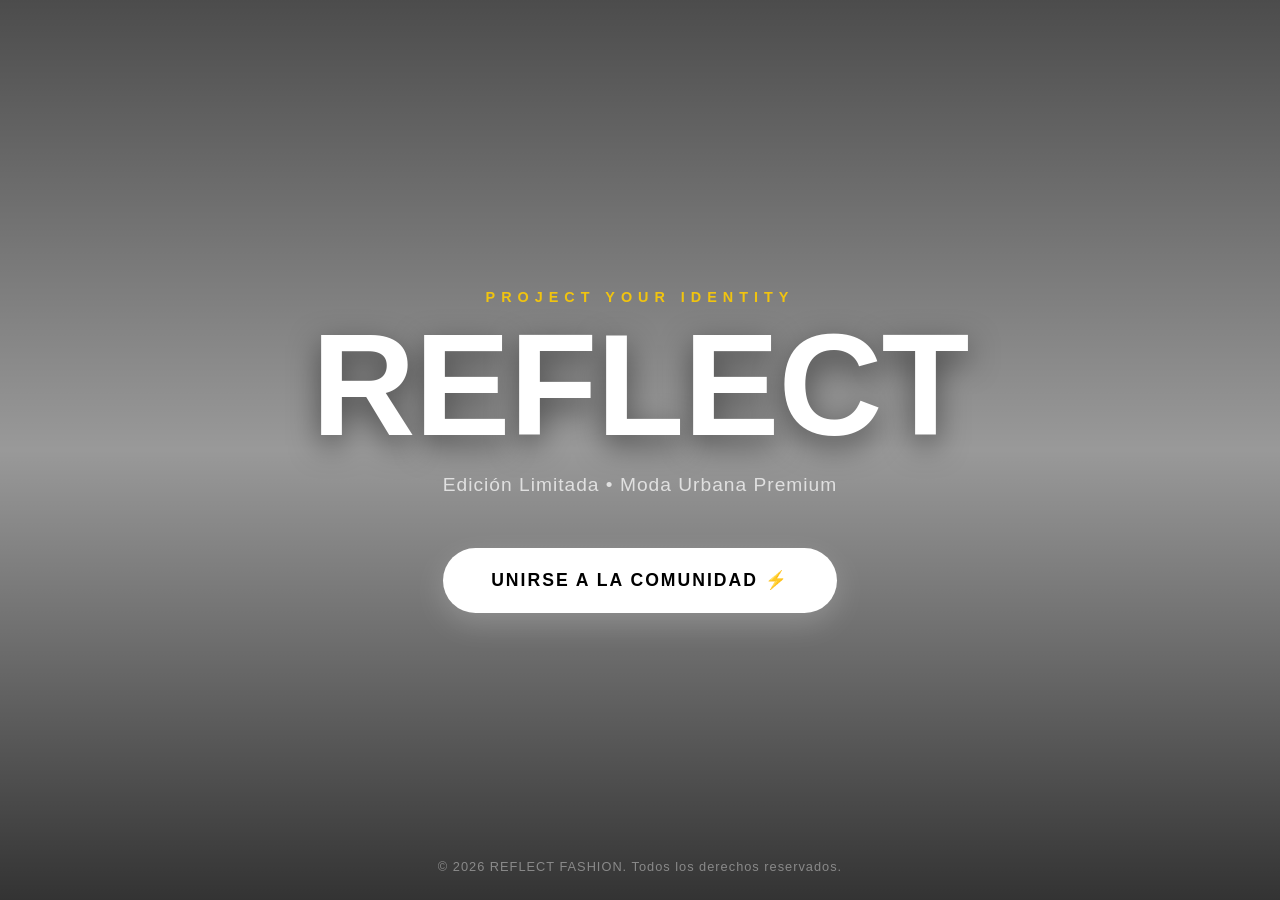
<file: Proyecto Extra/index.html>
<!DOCTYPE html>
<html lang="es">
<head>
  <meta charset="UTF-8">
  <meta name="viewport" content="width=device-width, initial-scale=1.0">
  <title>REFLECT FASHION - Welcome</title>
  <link rel="stylesheet" href="style.css">
</head>
<body>

  <div class="splash-container">
    <div class="splash-bg-overlay"></div>
    
    <div class="splash-content">
      <p class="splash-tagline">PROJECT YOUR IDENTITY</p>
      <h1 class="splash-logo display-title">REFLECT</h1>
      <p class="splash-subtext">Edición Limitada • Moda Urbana Premium</p>
      
      <a href="log_in.html" class="btn-splash-massive">Unirse a la Comunidad ⚡</a>
    </div>

    <div class="splash-footer">
      <p>© 2026 REFLECT FASHION. Todos los derechos reservados.</p>
    </div>
  </div>

</body>
</html>
</file>
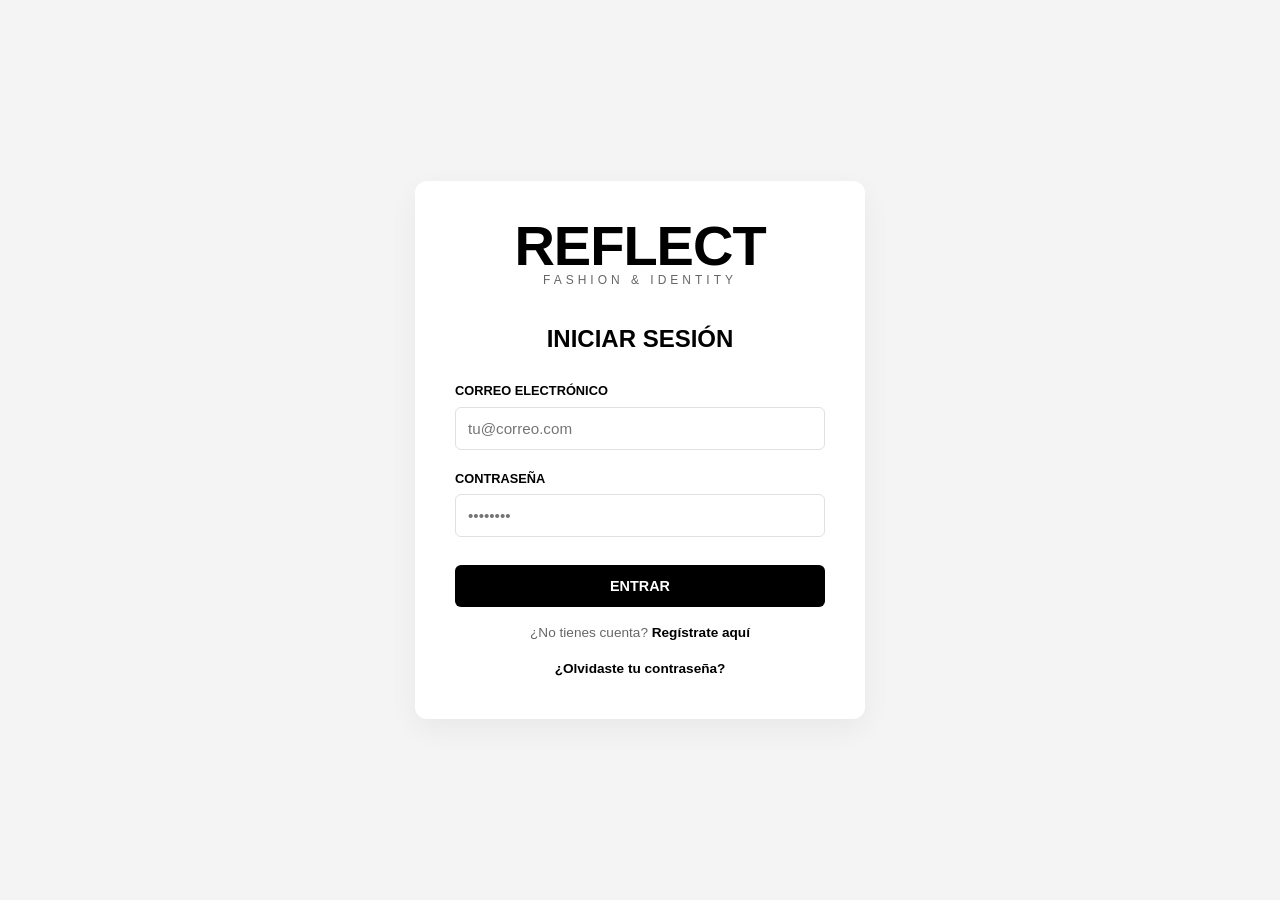
<file: Proyecto Extra/catalogo.html>
<!DOCTYPE html>
<html lang="es">
<head>
  <meta charset="UTF-8">
  <meta name="viewport" content="width=device-width, initial-scale=1.0">
  <title>REFLECT FASHION - Catálogo</title>
  <link rel="stylesheet" href="style.css">
</head>
<body>
  <div class="store-wrapper">
    <header class="main-header">
      <div class="logo display-title" style="cursor:pointer;" onclick="window.location.href='Landing.html'">REFLECT</div>
      <nav class="nav-actions">
        <button id="toggle-theme-btn" class="btn-outline nav-btn" hidden>🌓 Modo</button>
        <button onclick="window.location.href='Landing.html'" class="btn-outline nav-btn">Inicio</button>
        <button id="open-cart-btn" class="btn-dark nav-btn">🛒 Carrito (<span id="cart-count">0</span>)</button>
      </nav>
    </header>

    <section class="filter-bar">
      <input type="text" id="search-input" placeholder="Buscar productos en tiempo real...">
      <select id="category-filter">
        <option value="all">Todas las Categorías</option>
        <option value="men's clothing">Ropa de Hombre</option>
        <option value="women's clothing">Ropa de Mujer</option>
        <option value="jewelery">Joyería</option>
        <option value="electronics">Electrónica</option>
      </select>
      <div class="price-range-container">
        <label for="price-filter">Precio Máx: $<span id="price-val">300</span></label>
        <input type="range" id="price-filter" min="0" max="500" value="300">
      </div>
    </section>

    <main>
      <h2 class="section-title display-title">Catálogo Completo</h2>
      <div id="full-catalog-grid" class="grid-layout">
        </div>
    </main>

    <aside id="cart-modal" class="cart-sidebar hidden">
      <div class="cart-header">
        <h3>Tu Carrito</h3>
        <button id="close-cart-btn" class="btn-close">&times;</button>
      </div>
      <div id="cart-items-container">
        </div>
      <div class="cart-summary">
        <p>Subtotal: <span id="cart-subtotal">$0.00</span></p>
        <p><strong>Total: <span id="cart-total">$0.00</span></strong></p>
        <button id="go-checkout-btn" class="btn btn-dark btn-block">Proceder al Pago</button>
      </div>
    </aside>

    <div id="checkout-modal" class="modal-overlay hidden">
      <div class="modal-box">
        <h3>Pasarela de Pago Simulada</h3>
        <form id="checkout-form">
          <div class="form-group">
            <label>Nombre del Titular</label>
            <input type="text" required placeholder="John Doe">
          </div>
          <div class="form-group">
            <label>Número de Tarjeta</label>
            <input type="text" maxlength="16" required placeholder="4152••••••••••••">
          </div>
          <div class="form-group" style="display:flex; gap:0.5rem;">
            <div>
              <label>Expiración</label>
              <input type="text" placeholder="MM/AA" required maxlength="5">
            </div>
            <div>
              <label>CVV</label>
              <input type="password" placeholder="•••" required maxlength="3">
            </div>
          </div>
          <button type="submit" class="btn btn-dark btn-block">Validar y Pagar Orden</button>
          <button type="button" id="close-checkout-btn" class="btn btn-outline btn-block">Cancelar</button>
        </form>
      </div>
    </div>

    <footer class="main-footer">
      <div class="footer-links"><a href="#">Instagram</a> | <a href="#">Políticas</a></div>
      <div class="network-status">Estado: <span id="network-badge" class="badge-online">Online</span></div>
    </footer>
  </div>
  <script src="script.js"></script>
</body>
</html>
</file>
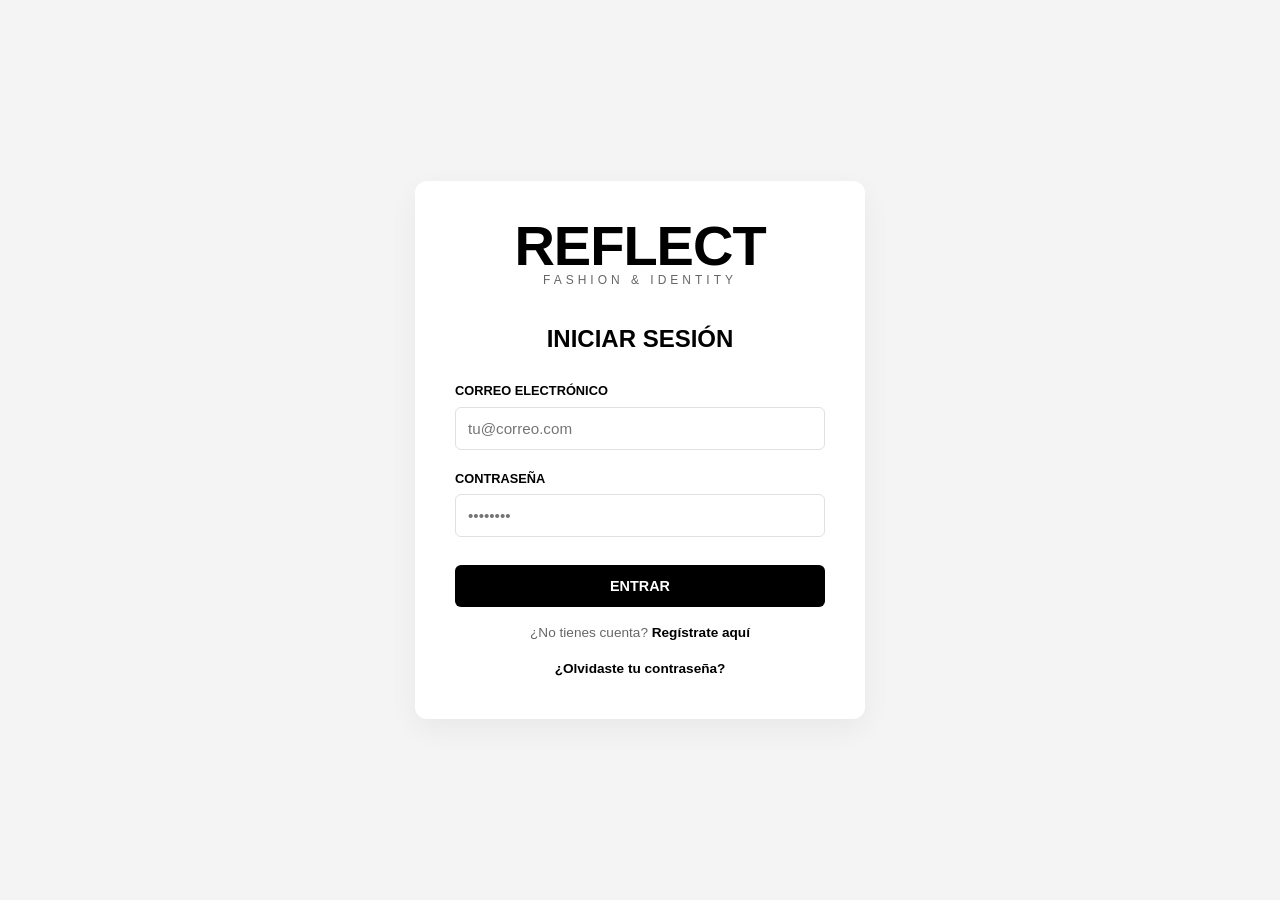
<file: Proyecto Extra/comentarios.html>
<!DOCTYPE html>
<html lang="es">
<head>
  <meta charset="UTF-8">
  <meta name="viewport" content="width=device-width, initial-scale=1.0">
  <title>REFLECT FASHION - Reseñas</title>
  <link rel="stylesheet" href="style.css">
</head>
<body>
  <div class="store-wrapper">
    <header class="main-header">
      <div class="logo display-title" onclick="window.location.href='Landing.html'">REFLECT</div>
      <button onclick="window.location.href='catalogo.html'" class="btn-outline nav-btn">Volver al Catálogo</button>
    </header>

    <main class="feedback-container">
      <section id="feedback-product-detail" class="product-detail-box">
        </section>

      <section class="feedback-form-box">
        <h3>Deja tu Calificación y Comentario</h3>
        <form id="feedback-form">
          <div class="form-group">
            <label>Tu Calificación</label>
            <div class="star-rating">
              <input type="radio" name="stars" id="star5" value="5" required><label for="star5">★</label>
              <input type="radio" name="stars" id="star4" value="4"><label for="star4">★</label>
              <input type="radio" name="stars" id="star3" value="3"><label for="star3">★</label>
              <input type="radio" name="stars" id="star2" value="2"><label for="star2">★</label>
              <input type="radio" name="stars" id="star1" value="1"><label for="star1">★</label>
            </div>
          </div>
          <div class="form-group">
            <label>Tu Opinión Escrita</label>
            <textarea id="feedback-text" rows="4" required placeholder="Cuéntanos qué tal te pareció la prenda..."></textarea>
          </div>
          <button type="submit" class="btn btn-dark btn-block">Publicar Comentario</button>
        </form>
      </section>

      <section class="reviews-list-box">
        <h3>Opiniones de la Comunidad</h3>
        <div id="product-reviews-container">
          </div>
      </section>
    </main>
  </div>
  <script src="script.js"></script>
</body>
</html>
</file>
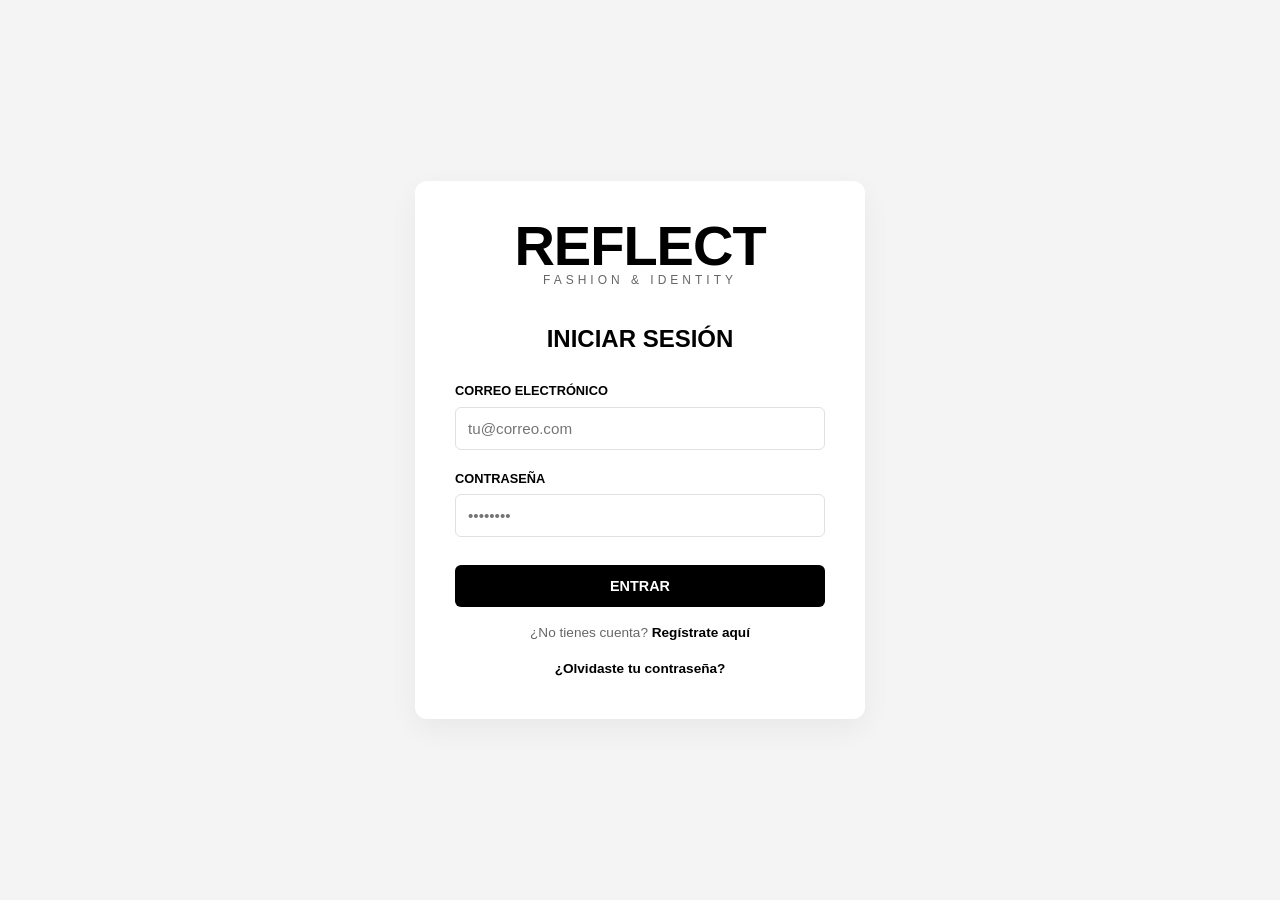
<file: Proyecto Extra/ingresos_admin.html>
<!DOCTYPE html>
<html lang="es">
<head>
  <meta charset="UTF-8">
  <meta name="viewport" content="width=device-width, initial-scale=1.0">
  <title>REFLECT - Panel de Ingresos</title>
  <link rel="stylesheet" href="style.css">
</head>
<body>
  <div class="store-wrapper">
    <header class="main-header">
      <div class="logo display-title">METRICS & ANALYTICS</div>
      <button onclick="window.location.href='panel_admin.html'" class="btn-outline nav-btn">Volver al CRUD</button>
    </header>

    <main class="dashboard-container">
      <section class="metrics-summary-grid">
        <div class="metric-card-box highlight">
          <h4>Total Ingresos Generados</h4>
          <p id="metric-total-earnings" class="metric-value">$0.00</p>
        </div>
        <div class="metric-card-box">
          <h4>Usuarios Registrados</h4>
          <p id="metric-total-users" class="metric-value">0</p>
        </div>
        <div class="metric-card-box">
          <h4>Órdenes Procesadas</h4>
          <p id="metric-total-orders" class="metric-value">0</p>
        </div>
      </section>

      <section class="dashboard-details">
        <div class="admin-card">
          <h3>Top Productos Más Vendidos</h3>
          <ol id="top-products-list" class="top-list">
            </ol>
        </div>

        <div class="admin-card">
          <h3>Historial Reciente de Ventas</h3>
          <div class="table-responsive">
            <table class="admin-table">
              <thead>
                <tr>
                  <th>ID Orden</th>
                  <th>Cliente</th>
                  <th>Total Cobrado</th>
                </tr>
              </thead>
              <tbody id="sales-history-rows">
                </tbody>
            </table>
          </div>
        </div>
      </section>
    </main>
  </div>
  <script src="script.js"></script>
</body>
</html>
</file>
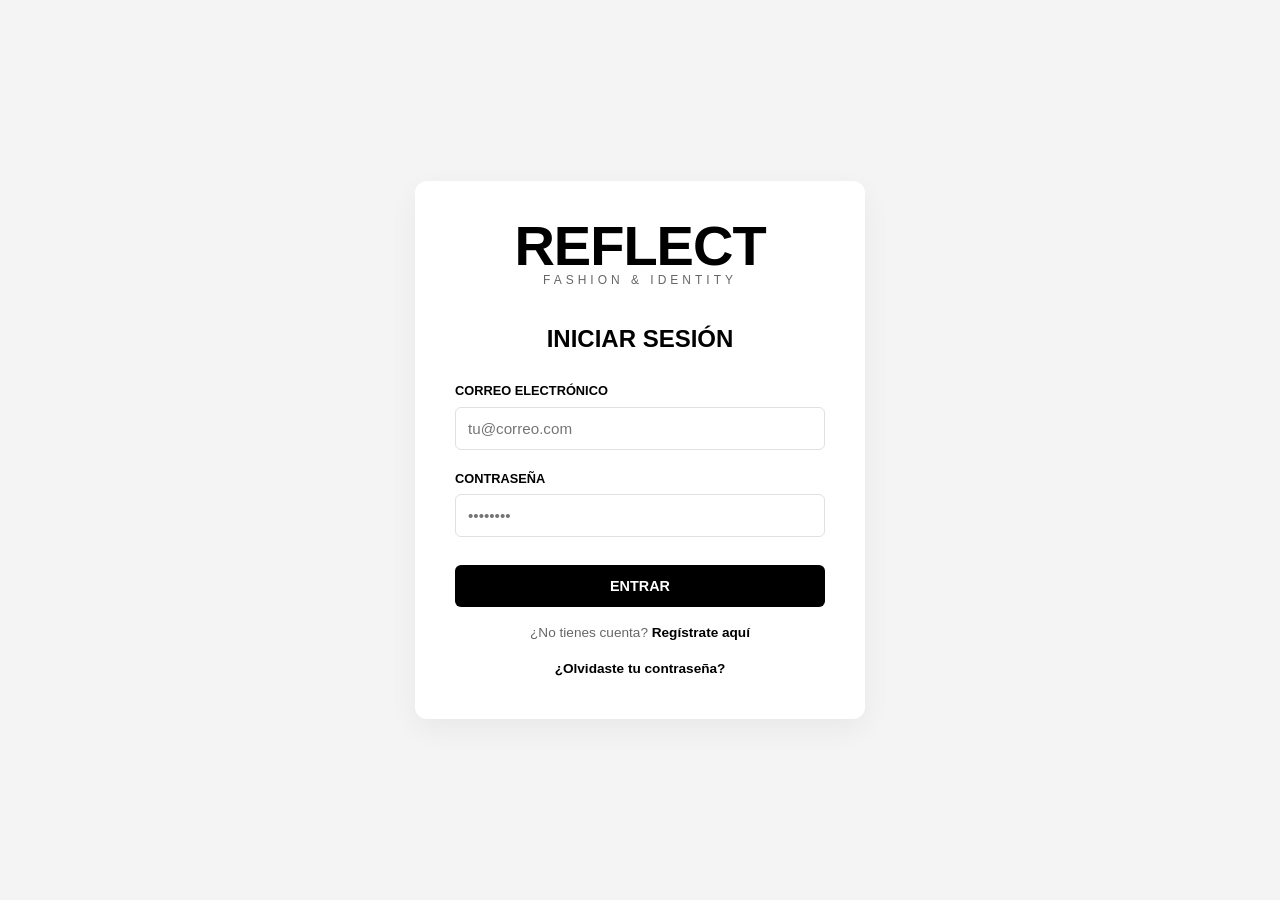
<file: Proyecto Extra/Landing.html>
<!DOCTYPE html>
<html lang="es">
<head>
  <meta charset="UTF-8">
  <meta name="viewport" content="width=device-width, initial-scale=1.0">
  <title>REFLECT FASHION - Tienda Oficial</title>
  <link rel="stylesheet" href="style.css">
</head>
<body>

  <div class="store-wrapper">
    
    <header class="main-header">
      <div class="logo display-title" style="cursor: pointer;" onclick="window.location.reload();">REFLECT</div>
      
      <nav class="nav-actions">
        <button id="toggle-theme-btn" class="btn-outline nav-btn">🌓 Modo</button>
        <button id="go-to-profile-btn" class="btn-outline nav-btn">Mi Perfil</button>
        <button onclick="window.location.href='catalogo.html'" class="btn-outline nav-btn">🛍️ Ver Catálogo</button>
        
        <span id="admin-actions-nav" class="hidden" style="display: flex; gap: 0.5rem;">
          <button onclick="window.location.href='panel_admin.html'" class="btn-outline nav-btn" style="border-color: #f1c40f; color: #f1c40f;">🔧 CRUD Inventario</button>
          <button onclick="window.location.href='ingresos_admin.html'" class="btn-outline nav-btn" style="border-color: #2ecc71; color: #2ecc71;">📈 Ingresos</button>
        </span>

        <button id="logout-btn" class="btn-dark nav-btn">Salir</button>
      </nav>
    </header>

    <main id="store-content">
      <div class="hero-banner">
        <div class="hero-content">
          <h1 class="display-title">REFLECT FASHION</h1>
          <p>Descubre una experiencia de moda urbana premium diseñada para proyectar tu verdadera identidad.</p>
          <button id="cta-catalog" class="btn btn-dark" onclick="window.location.href='catalogo.html'">Ir al Catálogo Completo</button>
        </div>
      </div>

      <div class="ticker-wrap">
        <div class="ticker">
          <span>FASHION ✦ REFLECT FASHION ✦ URBAN STYLE ✦ REFLECT FASHION ✦ FASHION ✦ REFLECT FASHION</span>
        </div>
      </div>

      <section class="benefits-section">
        <div class="benefit-card">
          <div class="benefit-icon">📦</div>
          <h3>Envío Premium</h3>
          <p>Entregas rápidas y seguras con empaques biodegradables.</p>
        </div>
        <div class="benefit-card">
          <div class="benefit-icon">🛡️</div>
          <h3>Pago Seguro</h3>
          <p>Garantía de protección total en tus transacciones online.</p>
        </div>
        <div class="benefit-card">
          <div class="benefit-icon">✨</div>
          <h3>Calidad Exclusiva</h3>
          <p>Prendas seleccionadas con los más altos estándares textiles.</p>
        </div>
      </section>

      <section class="featured-section">
        <h2 class="section-title display-title">Our Collection</h2>
        <div id="featured-products-grid" class="grid-layout">
          <p>Cargando productos exclusivos de la API...</p>
        </div>
      </section>

      <section class="testimonials-section">
        <h2 class="section-title display-title">Opiniones</h2>
        <div class="testimonials-container">
          <div class="testimonial-card">
            <p>"La calidad de las sudaderas es increíble. El corte urbano es justo lo que buscaba."</p>
            <h4>- Carlos M.</h4>
          </div>
          <div class="testimonial-card">
            <p>"Excelente atención y el envío llegó antes de lo esperado. Totalmente recomendado."</p>
            <h4>- Sofía R.</h4>
          </div>
        </div>
      </section>

      <section class="newsletter-section">
        <h3>Únete a la Comunidad</h3>
        <p>Suscríbete para recibir lanzamientos exclusivos y colecciones limitadas.</p>
        <form id="newsletter-form">
          <input type="email" placeholder="Tu mejor correo electrónico" required>
          <button type="submit" class="btn btn-dark">Unirme</button>
        </form>
      </section>
    </main>

    <section id="profile-section" class="auth-section hidden" style="max-width: 500px; margin: 2rem auto;">
      <h2>Tu Perfil (<span id="profile-role-badge"></span>)</h2>
      <div class="avatar-container">
        <img id="profile-avatar-preview" src="https://via.placeholder.com/100" alt="Avatar">
      </div>
      <form id="profile-form">
        <div class="form-group">
          <label for="profile-name">Nombre</label>
          <input type="text" id="profile-name" required>
        </div>
        <div class="form-group">
          <label for="profile-avatar">URL del Avatar</label>
          <input type="url" id="profile-avatar">
        </div>
        <div class="form-group">
          <label for="profile-address">Dirección de Envío</label>
          <input type="text" id="profile-address">
        </div>
        <button type="submit" class="btn btn-dark btn-block">Guardar Cambios</button>
      </form>
      <button id="back-to-store-btn" class="btn btn-outline btn-block" style="margin-top: 1rem;">Volver a la Tienda</button>
    </section>

    <footer class="main-footer">
      <div class="footer-links">
        <a href="#">Instagram</a> | <a href="#">Twitter</a> | <a href="#">Políticas de Privacidad</a>
      </div>
      <div class="network-status">
        Estado: <span id="network-badge" class="badge-online">Online</span>
      </div>
    </footer>

  </div>

  <script src="script.js"></script>
</body>
</html>
</file>
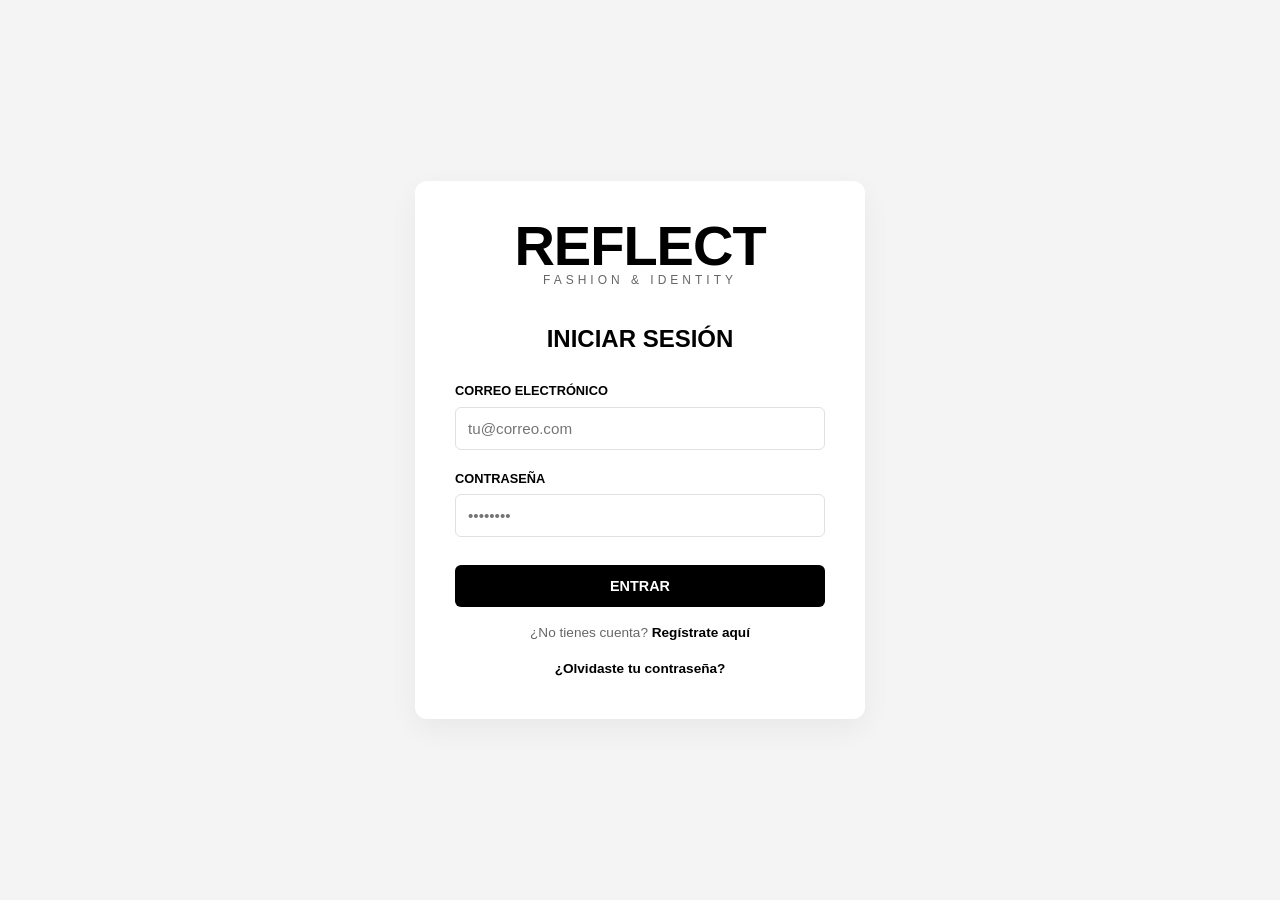
<file: Proyecto Extra/log_in.html>
<!DOCTYPE html>
<html lang="es">
<head>
  <meta charset="UTF-8">
  <meta name="viewport" content="width=device-width, initial-scale=1.0">
  <title>REFLECT FASHION - Autenticación</title>
  <link rel="stylesheet" href="style.css">
</head>
<body>

  <main class="auth-container">
    <div class="auth-box">
      <h1 class="display-title">REFLECT</h1>
      <p class="auth-subtitle">FASHION & IDENTITY</p>
      
      <section id="login-section" class="auth-section">
        <h2>Iniciar Sesión</h2>
        <form id="login-form">
          <div class="form-group">
            <label for="login-email">Correo Electrónico</label>
            <input type="email" id="login-email" required placeholder="tu@correo.com">
          </div>
          <div class="form-group">
            <label for="login-password">Contraseña</label>
            <input type="password" id="login-password" required placeholder="••••••••">
          </div>
          <button type="submit" class="btn btn-dark btn-block">Entrar</button>
        </form>
        <p class="auth-switch">¿No tienes cuenta? <a href="#" id="go-to-register">Regístrate aquí</a></p>
        <p class="auth-switch"><a href="#" id="go-to-recovery">¿Olvidaste tu contraseña?</a></p>
      </section>

      <section id="register-section" class="auth-section hidden">
        <h2>Crear Cuenta</h2>
        <form id="register-form">
          <div class="form-group">
            <label for="reg-name">Nombre Completo</label>
            <input type="text" id="reg-name" required placeholder="John Doe">
          </div>
          <div class="form-group">
            <label for="reg-email">Correo Electrónico</label>
            <input type="email" id="reg-email" required placeholder="tu@correo.com">
          </div>
          <div class="form-group">
            <label for="reg-password">Contraseña</label>
            <input type="password" id="reg-password" required placeholder="Mínimo 6 caracteres">
          </div>
          <div class="form-group">
            <label for="reg-role">Rol de Usuario</label>
            <select id="reg-role" required>
              <option value="Cliente">Cliente</option>
              <option value="Administrador">Administrador</option>
            </select>
          </div>
          <button type="submit" class="btn btn-dark btn-block">Registrarse</button>
        </form>
        <p class="auth-switch">¿Ya tienes cuenta? <a href="#" id="go-to-login">Inicia sesión</a></p>
      </section>

      <section id="recovery-section" class="auth-section hidden">
        <h2>Recuperar Contraseña</h2>
        <form id="recovery-form">
          <div class="form-group">
            <label for="recover-email">Introduce tu Correo Electrónico</label>
            <input type="email" id="recover-email" required placeholder="tu@correo.com">
          </div>
          <button type="submit" class="btn btn-dark btn-block">Restablecer Contraseña</button>
        </form>
        <p class="auth-switch"><a href="#" id="back-to-login-from-recover">Volver al inicio de sesión</a></p>
      </section>
    </div>
  </main>

  <script src="script.js"></script>
</body>
</html>
</file>
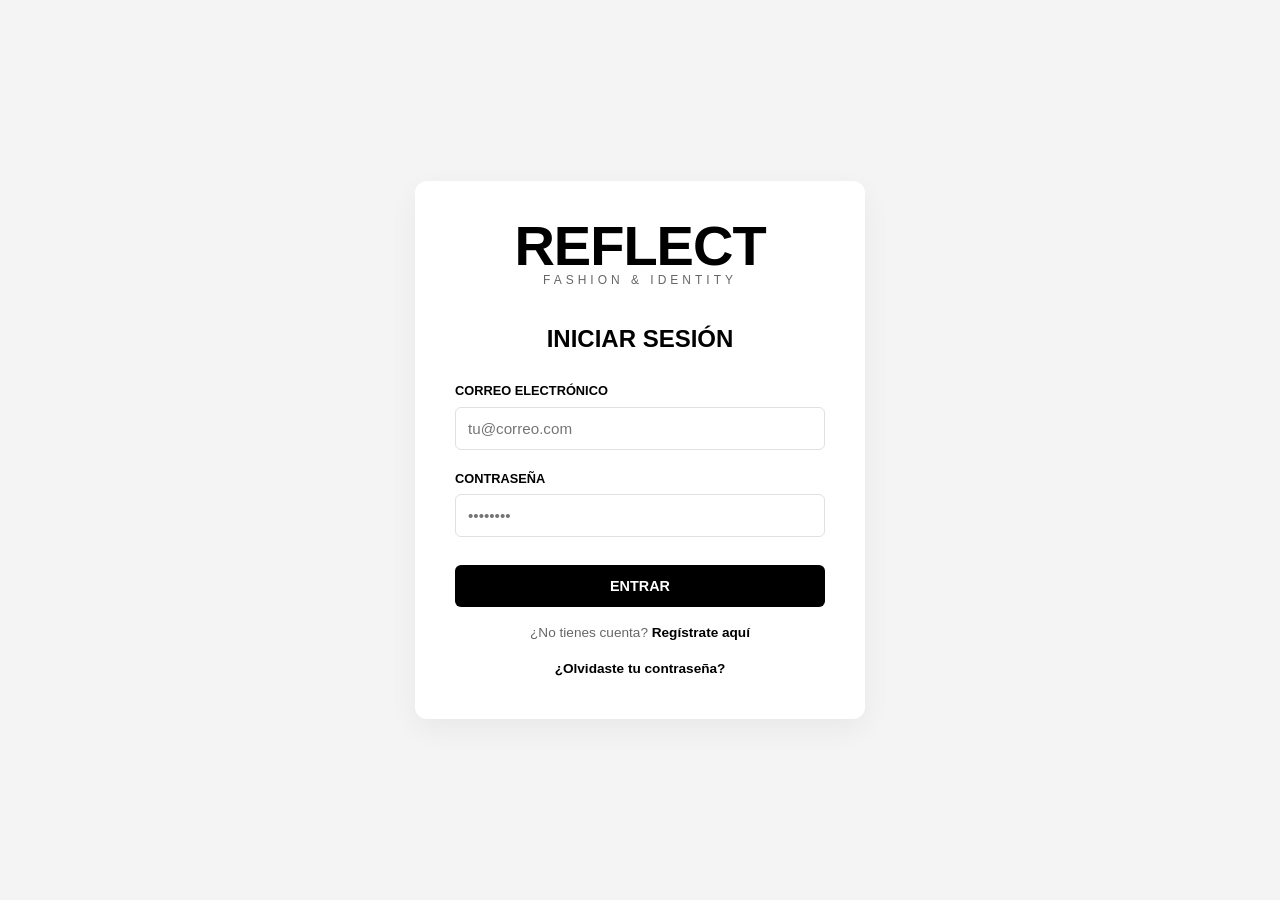
<file: Proyecto Extra/panel_admin.html>
<!DOCTYPE html>
<html lang="gl">
<head>
  <meta charset="UTF-8">
  <meta name="viewport" content="width=device-width, initial-scale=1.0">
  <title>REFLECT - Panel Admin (CRUD)</title>
  <link rel="stylesheet" href="style.css">
</head>
<body>
  <div class="store-wrapper">
    <header class="main-header">
      <div class="logo display-title">ADMIN PANEL</div>
      <nav class="nav-actions">
        <button onclick="window.location.href='ingresos_admin.html'" class="btn-outline nav-btn">📈 Métricas e Ingresos</button>
        <button onclick="window.location.href='Landing.html'" class="btn-dark nav-btn">⬅ Volver ao Inicio</button>
      </nav>
    </header>

    <main class="admin-grid">
      <section class="admin-card">
        <h3 id="form-action-title">Agregar Novo Produto</h3>
        <form id="crud-form">
          <input type="hidden" id="crud-id">
          <div class="form-group">
            <label>Título do Produto</label>
            <input type="text" id="crud-title" required placeholder="Ex: Sudadera Reflect Oversized">
          </div>
          <div class="form-group">
            <label>Prezo ($)</label>
            <input type="number" step="0.01" id="crud-price" required placeholder="49.99">
          </div>
          <div class="form-group">
            <label>Categoría</label>
            <select id="crud-category" required>
              <option value="men's clothing">Ropa de Hombre</option>
              <option value="women's clothing">Ropa de Mujer</option>
              <option value="jewelery">Joyería</option>
              <option value="electronics">Electrónica</option>
            </select>
          </div>
          <div class="form-group">
            <label>URL da Imaxe</label>
            <input type="url" id="crud-image" required placeholder="https://enlace.com/imagen.jpg">
          </div>
          <button type="submit" id="crud-submit-btn" class="btn btn-dark btn-block">Guardar Producto</button>
          <button type="button" id="crud-cancel-btn" class="btn btn-outline btn-block hidden">Cancelar Edición</button>
        </form>
      </section>

      <section class="admin-card">
        <h3>Inventario Local Activo</h3>
        <div class="table-responsive">
          <table class="admin-table">
            <thead>
              <tr>
                <th>Imaxe</th>
                <th>Produto</th>
                <th>Prezo</th>
                <th>Acciónes</th>
              </tr>
            </thead>
            <tbody id="admin-inventory-table">
              </tbody>
          </table>
        </div>
      </section>
    </main>
  </div>
  <script src="script.js"></script>
</body>
</html>
</file>
<file: Proyecto Extra/style.css>
/* ==========================================================================
   CONFIGURACIÓN GENERAL Y VARIABLES (Modo Claro / Oscuro Reutilizable)
   ========================================================================== */
:root {
  --bg-primary: #ffffff;
  --bg-secondary: #f4f4f4;
  --bg-dark-block: #111111;
  --text-primary: #000000;
  --text-secondary: #666666;
  --text-light: #ffffff;
  --accent: #000000;
  --border-radius: 12px;
  --border-radius-sm: 6px;
  
  --font-title: 'Impact', 'Arial Black', sans-serif;
  --font-body: 'Helvetica Neue', Arial, sans-serif;
  --transition-speed: 0.3s;
}

.dark-mode {
  --bg-primary: #121212;
  --bg-secondary: #1e1e1e;
  --bg-dark-block: #000000;
  --text-primary: #ffffff;
  --text-secondary: #aaaaaa;
  --text-light: #ffffff;
  --accent: #ffffff;
}

/* RESET */
* { margin: 0; padding: 0; box-sizing: border-box; }

body {
  font-family: var(--font-body);
  background-color: var(--bg-primary);
  color: var(--text-primary);
  line-height: 1.5;
  transition: background-color var(--transition-speed), color var(--transition-speed);
  overflow-x: hidden;
}

img { max-width: 100%; display: block; height: auto; }

/* COMPONENTES COMPARTIDOS */
.btn {
  display: inline-block;
  padding: 0.75rem 1.5rem;
  font-size: 0.9rem;
  font-weight: 600;
  text-transform: uppercase;
  border: 1px solid transparent;
  border-radius: var(--border-radius-sm);
  cursor: pointer;
  transition: all 0.2s ease;
}
.btn-dark { background-color: var(--text-primary); color: var(--bg-primary); }
.btn-dark:hover { opacity: 0.9; }
.btn-outline { background-color: transparent; border-color: var(--text-primary); color: var(--text-primary); }
.btn-outline:hover { background-color: var(--text-primary); color: var(--bg-primary); }
.btn-block { width: 100%; margin-top: 0.5rem; }

.display-title {
  font-family: var(--font-title);
  text-transform: uppercase;
  letter-spacing: -1px;
  line-height: 0.9;
}

/* ESTILOS DE AUTENTICACIÓN (log_in.html) */
.auth-container {
  display: flex;
  justify-content: center;
  align-items: center;
  min-height: 100vh;
  padding: 2rem;
  background-color: var(--bg-secondary);
}
.auth-box {
  background-color: var(--bg-primary);
  padding: 2.5rem;
  border-radius: var(--border-radius);
  width: 100%;
  max-width: 450px;
  box-shadow: 0 10px 30px rgba(0,0,0,0.05);
  text-align: center;
}
.auth-box .display-title { font-size: 3.5rem; }
.auth-subtitle { font-size: 0.75rem; letter-spacing: 4px; text-transform: uppercase; color: var(--text-secondary); margin-bottom: 2rem; }
.auth-section h2 { font-size: 1.5rem; margin-bottom: 1.5rem; text-transform: uppercase; }

.form-group { text-align: left; margin-bottom: 1.2rem; }
.form-group label { display: block; font-size: 0.8rem; text-transform: uppercase; font-weight: 600; margin-bottom: 0.4rem; }
.form-group input, .form-group select {
  width: 100%; padding: 0.75rem; border: 1px solid #e0e0e0; border-radius: var(--border-radius-sm);
  background-color: var(--bg-primary); color: var(--text-primary); font-size: 0.95rem;
}
.form-group input:focus, .form-group select:focus { outline: none; border-color: var(--text-primary); }
.auth-switch { font-size: 0.85rem; margin-top: 1rem; color: var(--text-secondary); }
.auth-switch a { color: var(--text-primary); font-weight: 600; text-decoration: none; }
.auth-switch a:hover { text-decoration: underline; }

.avatar-container { width: 90px; height: 90px; margin: 0 auto 1.5rem auto; border-radius: 50%; overflow: hidden; border: 2px solid var(--text-primary); }
.avatar-container img { width: 100%; height: 100%; object-fit: cover; }

/* ESTILOS DE LA LANDING PAGE (Landing.html) */
.store-wrapper { max-width: 1200px; margin: 0 auto; padding: 0 1rem; }
.main-header { display: flex; justify-content: space-between; align-items: center; padding: 1.5rem 0; border-bottom: 1px solid var(--text-secondary); }
.main-header .logo { font-size: 2rem; }
.nav-actions { display: flex; gap: 0.5rem; }
.nav-btn { padding: 0.4rem 0.8rem; font-size: 0.8rem; }

.hero-banner {
  background: linear-gradient(rgba(0,0,0,0.4), rgba(0,0,0,0.5)), url('https://images.unsplash.com/photo-1509631179647-0177331693ae?w=1200') center/cover no-repeat;
  color: #fff; padding: 6rem 2rem; text-align: center; border-radius: var(--border-radius); margin: 1.5rem 0;
}
.hero-content h1 { font-size: 4rem; margin-bottom: 1rem; color: #fff; }
.hero-content p { max-width: 600px; margin: 0 auto 1.5rem auto; font-size: 1.1rem; color: #fff; }

.ticker-wrap { background-color: #000; color: #fff; padding: 0.6rem 0; margin-bottom: 2rem; overflow: hidden; white-space: nowrap; }
.ticker { display: inline-block; animation: marquee 20s linear infinite; font-family: var(--font-title); letter-spacing: 2px; }
@keyframes marquee { 0% { transform: translate3d(0, 0, 0); } 100% { transform: translate3d(-30%, 0, 0); } }

.benefits-section { display: grid; grid-template-columns: repeat(auto-fit, minmax(200px, 1fr)); gap: 1.5rem; margin-bottom: 3rem; }
.benefit-card { background-color: var(--bg-secondary); padding: 1.5rem; border-radius: var(--border-radius); text-align: center; }
.benefit-icon { font-size: 2rem; margin-bottom: 0.5rem; }

.section-title { font-size: 2.5rem; margin-bottom: 1.5rem; }
.grid-layout { display: grid; grid-template-columns: repeat(auto-fit, minmax(250px, 1fr)); gap: 1.5rem; padding: 1rem 0; }

.product-card { background-color: var(--bg-secondary); border-radius: var(--border-radius); padding: 1rem; display: flex; flex-direction: column; justify-content: space-between; }
.product-img-holder { background: #fff; padding: 1rem; border-radius: var(--border-radius-sm); height: 200px; display: flex; align-items: center; justify-content: center; }
.product-img-holder img { max-height: 150px; object-fit: contain; }
.product-info h4 { font-size: 0.95rem; margin: 0.5rem 0; height: 40px; overflow: hidden; }
.product-price { font-weight: 700; margin-bottom: 0.5rem; }

.testimonials-container { display: grid; grid-template-columns: repeat(auto-fit, minmax(280px, 1fr)); gap: 1.5rem; margin-bottom: 3rem; }
.testimonial-card { border-left: 3px solid var(--text-primary); padding-left: 1rem; font-style: italic; }

.newsletter-section { background-color: var(--bg-dark-block); color: var(--text-light); padding: 3rem 1rem; border-radius: var(--border-radius); text-align: center; margin-bottom: 2rem; }
.newsletter-section h3, .newsletter-section p { color: #fff; }
#newsletter-form { display: flex; gap: 0.5rem; justify-content: center; margin-top: 1rem; flex-wrap: wrap; }
#newsletter-form input { padding: 0.6rem; border-radius: var(--border-radius-sm); border: 1px solid #ccc; width: 100%; max-width: 300px; }

.main-footer { display: flex; justify-content: space-between; padding: 1.5rem 0; border-top: 1px solid var(--text-secondary); font-size: 0.85rem; margin-top: 2rem; }
.badge-online { background: #2ecc71; color: #fff; padding: 0.2rem 0.5rem; border-radius: 4px; }
.badge-offline { background: #e74c3c; color: #fff; padding: 0.2rem 0.5rem; border-radius: 4px; }

.hidden { display: none !important; }

/* ==========================================================================
   CORRECCIÓN Y REFUERZO PARA EL FOOTER GENERAL (style.css)
   ========================================================================== */
.main-footer {
  display: flex;
  justify-content: space-between;
  align-items: center;
  flex-wrap: wrap;
  gap: 1rem;
  padding: 2rem 0;
  margin-top: 4rem; /* Separa el footer del bloque del newsletter */
  border-top: 1px solid var(--text-primary);
  width: 100%;
  clear: both;
}

.footer-links a {
  color: var(--text-primary);
  text-decoration: none;
  font-size: 0.85rem;
  font-weight: 500;
  margin: 0 0.5rem;
  transition: opacity 0.2s;
}

.footer-links a:hover {
  opacity: 0.7;
  text-decoration: underline;
}

.network-status {
  font-size: 0.85rem;
  font-weight: 600;
  display: flex;
  align-items: center;
  gap: 0.5rem;
  color: var(--text-primary);
}

/* Badges de estado de red ultra visibles estilo REFLECT */
.badge-online {
  background-color: #2ecc71;
  color: #ffffff;
  padding: 0.3rem 0.7rem;
  border-radius: 50px;
  font-size: 0.75rem;
  text-transform: uppercase;
  letter-spacing: 0.5px;
  display: inline-block;
}

.badge-offline {
  background-color: #e74c3c;
  color: #ffffff;
  padding: 0.3rem 0.7rem;
  border-radius: 50px;
  font-size: 0.75rem;
  text-transform: uppercase;
  letter-spacing: 0.5px;
  display: inline-block;
  animation: pulse-offline 1.5s infinite;
}

@keyframes pulse-offline {
  0% { opacity: 1; }
  50% { opacity: 0.6; }
  100% { opacity: 1; }
}

/* Ajuste responsive para pantallas pequeñas */
@media (max-width: 600px) {
  .main-footer {
    flex-direction: column;
    text-align: center;
    padding: 1.5rem 0;
  }
}

/* ==========================================================================
   ESTILOS EXTRAS: CATÁLOGO, CARRITO, GESTIÓN CRUD Y MÉDRICAS
   ========================================================================== */
.filter-bar { display: flex; flex-wrap: wrap; gap: 1rem; align-items: center; margin: 1.5rem 0; padding: 1rem; background-color: var(--bg-secondary); border-radius: var(--border-radius); }
.filter-bar input[type="text"], .filter-bar select { padding: 0.5rem 1rem; border-radius: var(--border-radius-sm); border: 1px solid #ccc; background-color: var(--bg-primary); color: var(--text-primary); flex: 1; min-width: 200px; }
.price-range-container { display: flex; flex-direction: column; font-size: 0.85rem; font-weight: 600; }

/* Carrito Sidebar Flotante */
.cart-sidebar { position: fixed; top: 0; right: 0; width: 100%; max-width: 400px; height: 100vh; background-color: var(--bg-primary); box-shadow: -5px 0 15px rgba(0,0,0,0.1); z-index: 1000; padding: 2rem; display: flex; flex-direction: column; justify-content: space-between; transition: transform 0.3s ease; }
.cart-header { display: flex; justify-content: space-between; align-items: center; border-bottom: 1px solid var(--text-secondary); padding-bottom: 1rem; }
.btn-close { background: none; border: none; font-size: 2rem; cursor: pointer; color: var(--text-primary); }
#cart-items-container { flex: 1; overflow-y: auto; margin: 1rem 0; padding-right: 0.5rem; }
.cart-item { display: flex; gap: 1rem; align-items: center; padding: 0.75rem 0; border-bottom: 1px solid var(--bg-secondary); }
.cart-item img { width: 50px; height: 50px; object-fit: contain; background: white; border-radius: 4px; }
.cart-item-details { flex: 1; }
.cart-item-details h5 { font-size: 0.85rem; height: 18px; overflow: hidden; }
.cart-item-ctrls { display: flex; align-items: center; gap: 0.5rem; margin-top: 0.25rem; }
.btn-qty { padding: 0.1rem 0.5rem; font-size: 0.8rem; font-weight: bold; }

/* Modales */
.modal-overlay { position: fixed; top:0; left:0; width:100vw; height:100vh; background: rgba(0,0,0,0.6); display:flex; justify-content:center; align-items:center; z-index: 2000; }
.modal-box { background: var(--bg-primary); padding: 2.5rem; border-radius: var(--border-radius); width: 100%; max-width: 450px; text-align: left; }

/* Panel Admin y Tablas */
.admin-grid { display: grid; grid-template-columns: repeat(auto-fit, minmax(320px, 1fr)); gap: 2rem; margin-top: 2rem; }
.admin-card { background-color: var(--bg-secondary); padding: 1.5rem; border-radius: var(--border-radius); }
.table-responsive { overflow-x: auto; margin-top: 1rem; }
.admin-table { width: 100%; border-collapse: collapse; text-align: left; font-size: 0.9rem; }
.admin-table th, .admin-table td { padding: 0.75rem; border-bottom: 1px solid #ddd; }
.admin-table th { background-color: var(--text-primary); color: var(--bg-primary); }
.admin-table img { width: 40px; height: 40px; object-fit: contain; background: #fff; border-radius: 4px; }
.btn-action { padding: 0.25rem 0.5rem; font-size: 0.75rem; margin-right: 0.25rem; }

/* Estrellas Interactivas */
.star-rating { display: flex; flex-direction: row-reverse; justify-content: flex-end; gap: 0.2rem; font-size: 1.8rem; }
.star-rating input { display: none; }
.star-rating label { color: #ccc; cursor: pointer; transition: color 0.2s; }
.star-rating input:checked ~ label, .star-rating label:hover, .star-rating label:hover ~ label { color: #f1c40f; }

/* Dashboard de Analíticas */
.dashboard-container { display: flex; flex-direction: column; gap: 2rem; margin-top: 2rem; }
.metrics-summary-grid { display: grid; grid-template-columns: repeat(auto-fit, minmax(220px, 1fr)); gap: 1.5rem; }
.metric-card-box { background-color: var(--bg-secondary); padding: 2rem; border-radius: var(--border-radius); text-align: center; }
.metric-card-box.highlight { background-color: var(--bg-dark-block); color: #fff; }
.metric-card-box.highlight h4 { color: #aaa; }
.metric-value { font-size: 2.2rem; font-weight: bold; font-family: var(--font-title); margin-top: 0.5rem; }
.dashboard-details { display: grid; grid-template-columns: repeat(auto-fit, minmax(350px, 1fr)); gap: 2rem; }
.top-list { padding-left: 1.2rem; font-weight: 600; line-height: 2; }

/* ==========================================================================
   ESTILOS EXCLUSIVOS PARA LA SPLASH PAGE (index.html)
   ========================================================================== */
.splash-container {
  position: relative;
  height: 100vh;
  width: 100vw;
  display: flex;
  flex-direction: column;
  justify-content: center;
  align-items: center;
  text-align: center;
  background: url('https://images.unsplash.com/photo-1515886657613-9f3515b0c78f?w=1600') center/cover no-repeat;
  overflow: hidden;
  padding: 2rem;
}

/* Capa oscura para que el texto blanco resalte con elegancia */
.splash-bg-overlay {
  position: absolute;
  top: 0;
  left: 0;
  width: 100%;
  height: 100%;
  background: linear-gradient(180deg, rgba(0,0,0,0.7) 0%, rgba(0,0,0,0.4) 50%, rgba(0,0,0,0.8) 100%);
  z-index: 1;
}

.splash-content {
  position: relative;
  z-index: 2;
  max-width: 800px;
  animation: fadeInSplash 1s ease-out;
}

.splash-tagline {
  font-size: 0.9rem;
  letter-spacing: 6px;
  text-transform: uppercase;
  color: #f1c40f; /* Toque dorado premium */
  font-weight: 700;
  margin-bottom: 1rem;
}

.splash-logo {
  font-size: clamp(4rem, 12vw, 9rem); /* Se adapta perfectamente a móviles y PCs gigantes */
  color: #ffffff;
  line-height: 0.85;
  margin-bottom: 1.5rem;
  text-shadow: 0 10px 30px rgba(0,0,0,0.5);
}

.splash-subtext {
  font-size: 1.2rem;
  color: #e0e0e0;
  margin-bottom: 3rem;
  letter-spacing: 1px;
}

/* El botón gigante solicitado */
.btn-splash-massive {
  display: inline-block;
  padding: 1.2rem 3rem;
  font-size: 1.1rem;
  font-weight: 700;
  text-transform: uppercase;
  letter-spacing: 2px;
  color: #000000;
  background-color: #ffffff;
  border: none;
  border-radius: 50px; /* Bordes redondeados modernos */
  text-decoration: none;
  box-shadow: 0 10px 30px rgba(255,255,255,0.2);
  transition: transform 0.3s cubic-bezier(0.175, 0.885, 0.32, 1.275), background-color 0.2s;
}

.btn-splash-massive:hover {
  transform: scale(1.08); /* Efecto pop up al pasar el mouse */
  background-color: #f4f4f4;
  box-shadow: 0 15px 40px rgba(255,255,255,0.4);
}

.splash-footer {
  position: absolute;
  bottom: 1.5rem;
  z-index: 2;
  color: rgba(255,255,255,0.4);
  font-size: 0.8rem;
  letter-spacing: 1px;
}

/* Animación sutil de entrada */
@keyframes fadeInSplash {
  from { opacity: 0; transform: translateY(20px); }
  to { opacity: 1; transform: translateY(0); }
}

/* ==========================================================================
   CONTENEDOR DE INVENTARIO CON SCROLL INTERNO (panel_admin.html)
   ========================================================================== */
.table-responsive {
  max-height: 540px;          /* Altura máxima fija para alinearse con el formulario */
  overflow-y: auto;            /* Activa la barra de desplazamiento vertical si se desborda */
  overflow-x: hidden;          /* Evita desplazamientos horizontales innecesarios */
  padding-right: 0.5rem;       /* Espacio de cortesía para que la barra no pise el contenido */
}

/* --- Personalización de la barra de desplazamiento (Estilo Premium Minimalista) --- */
.table-responsive::-webkit-scrollbar {
  width: 6px;                  /* Grosor sutil de la barrita */
}

.table-responsive::-webkit-scrollbar-track {
  background: var(--bg-primary); /* Fondo del canal igual al fondo de la app */
  border-radius: 4px;
}

.table-responsive::-webkit-scrollbar-thumb {
  background-color: var(--text-primary); /* El color del control coincide con el texto (blanco o negro según el modo) */
  border-radius: 4px;
  border: 1px solid var(--bg-primary);
}

.table-responsive::-webkit-scrollbar-thumb:hover {
  opacity: 0.8;                /* Pequeño cambio visual al pasar el mouse por encima */
}

/* ==========================================================================
   ESTILOS PREMIUM PARA EL MÓDULO DE OPINIONES
   ========================================================================== */
#feedback-form .form-group {
  margin-bottom: 1.5rem;
  width: 100%;
}

#feedback-text {
  width: 100%;
  min-height: 120px;
  background-color: #111111; /* Fondo oscuro integrado con el tema */
  color: #ffffff;
  border: 1px solid #333333;
  border-radius: 4px;
  padding: 1rem;
  font-family: inherit;
  font-size: 1rem;
  resize: vertical; /* Permite estirar hacia abajo, pero no hacia los lados */
  transition: border-color 0.2s;
}

#feedback-text:focus {
  outline: none;
  border-color: #ffffff; /* Brillo blanco al escribir */
}

/* Contenedor de opiniones de la comunidad */
#product-reviews-container {
  margin-top: 2rem;
}

.review-item {
  background-color: #111111;
  border: 1px solid #222222;
  border-left: 4px solid #ffffff; /* Detalle minimalista a la izquierda */
  padding: 1.2rem;
  border-radius: 6px;
  margin-bottom: 1rem;
}
</file>
